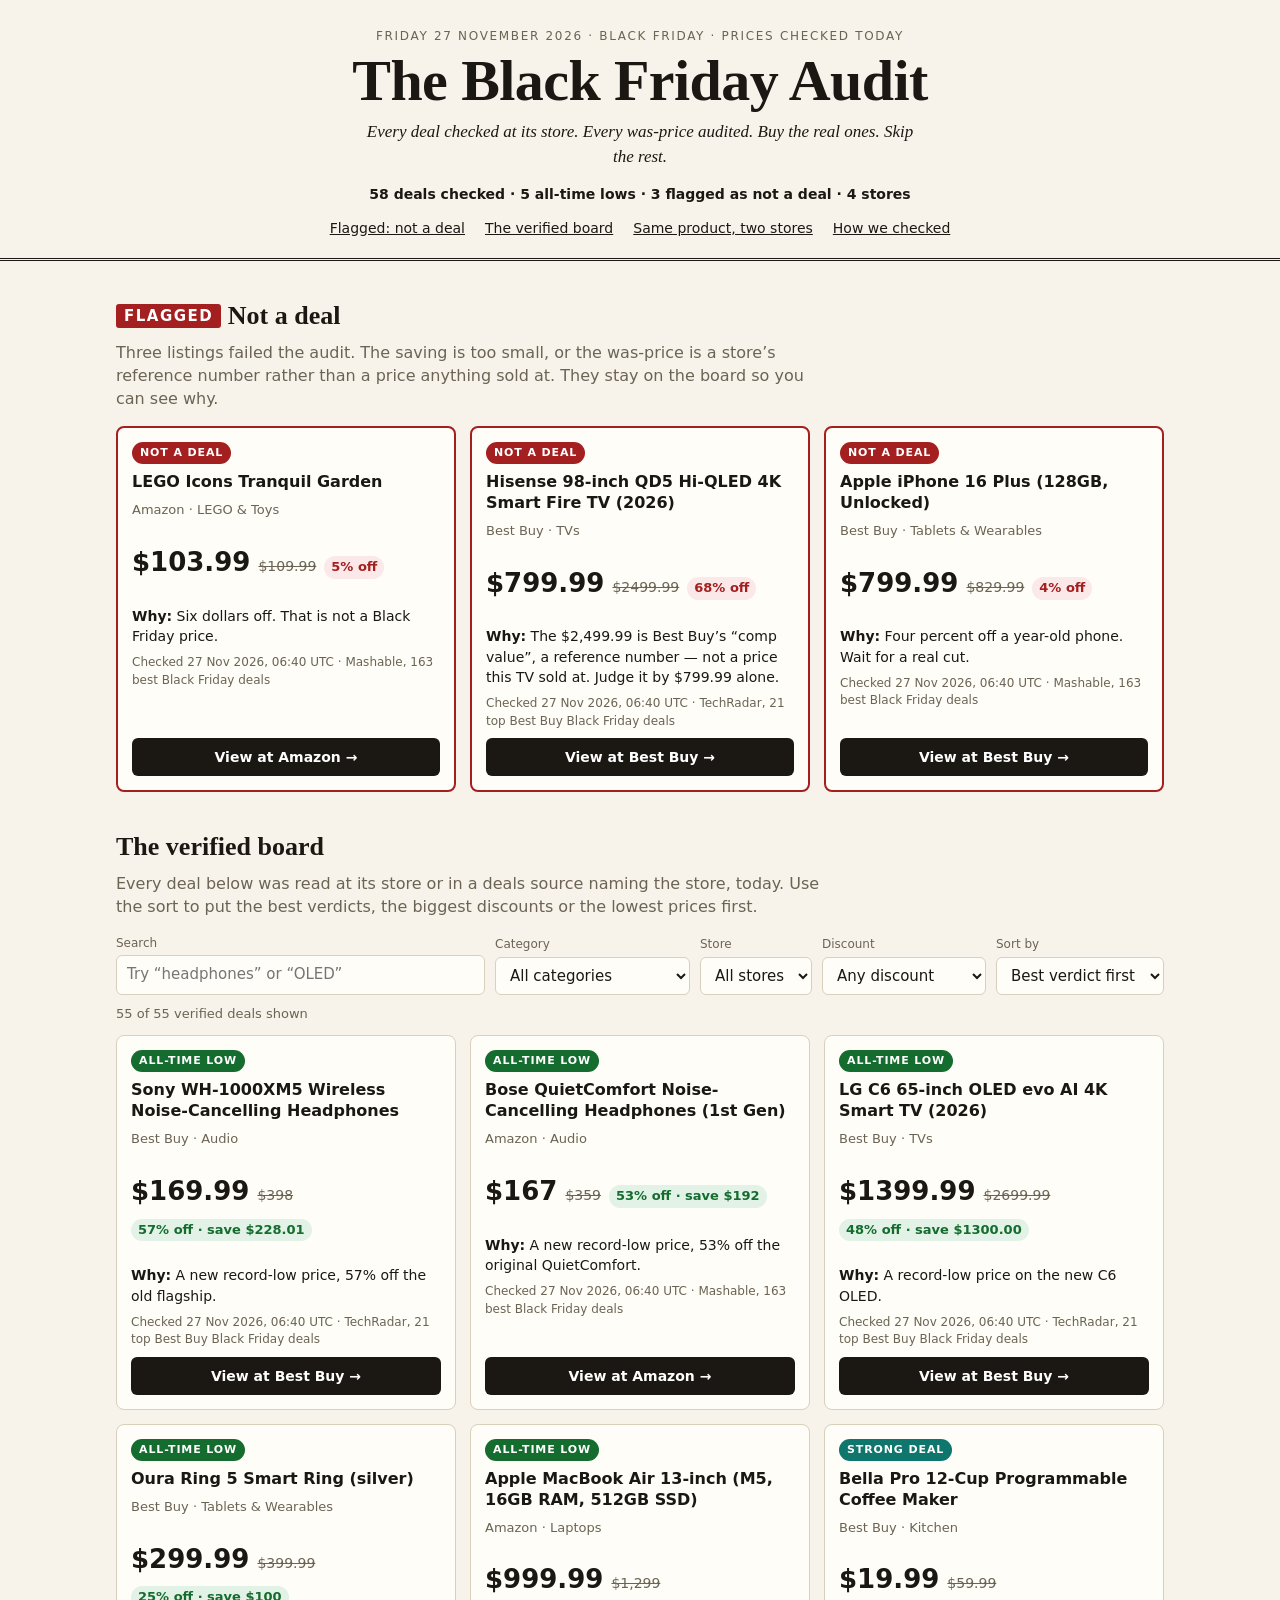
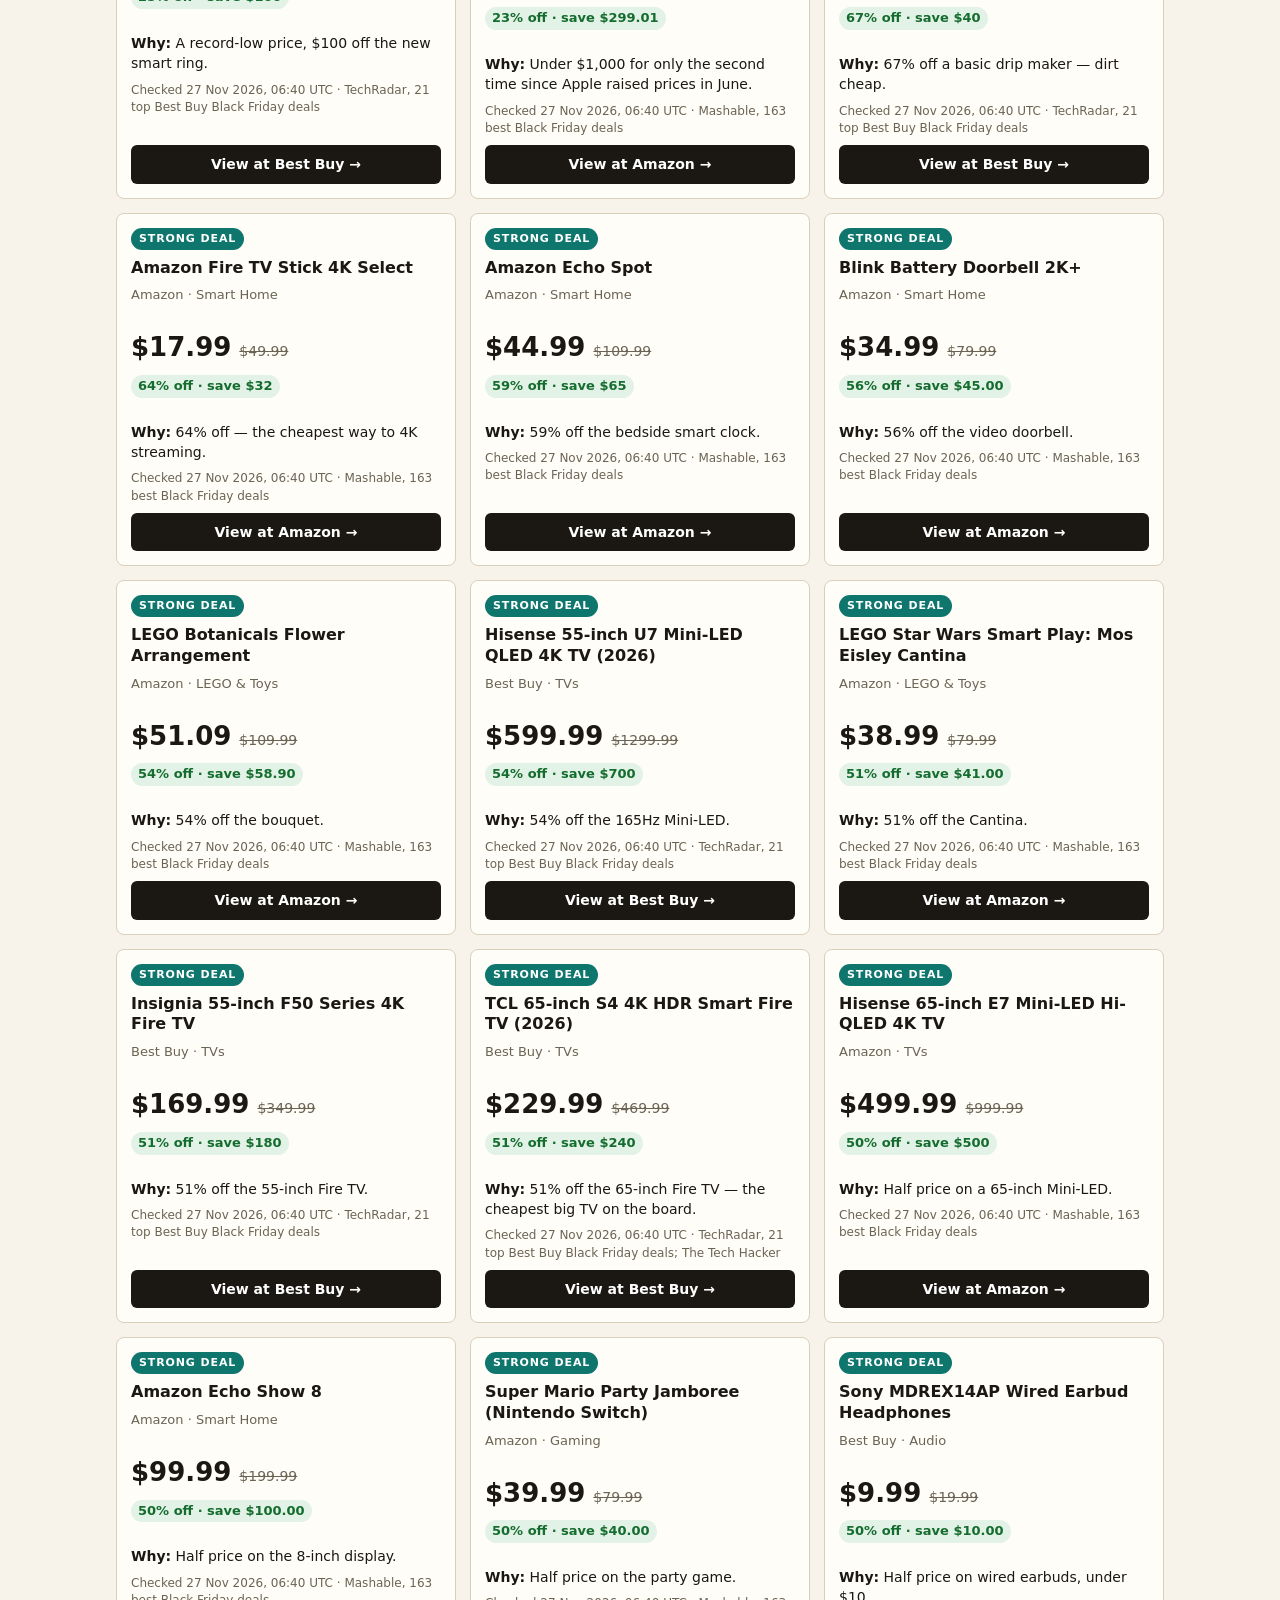
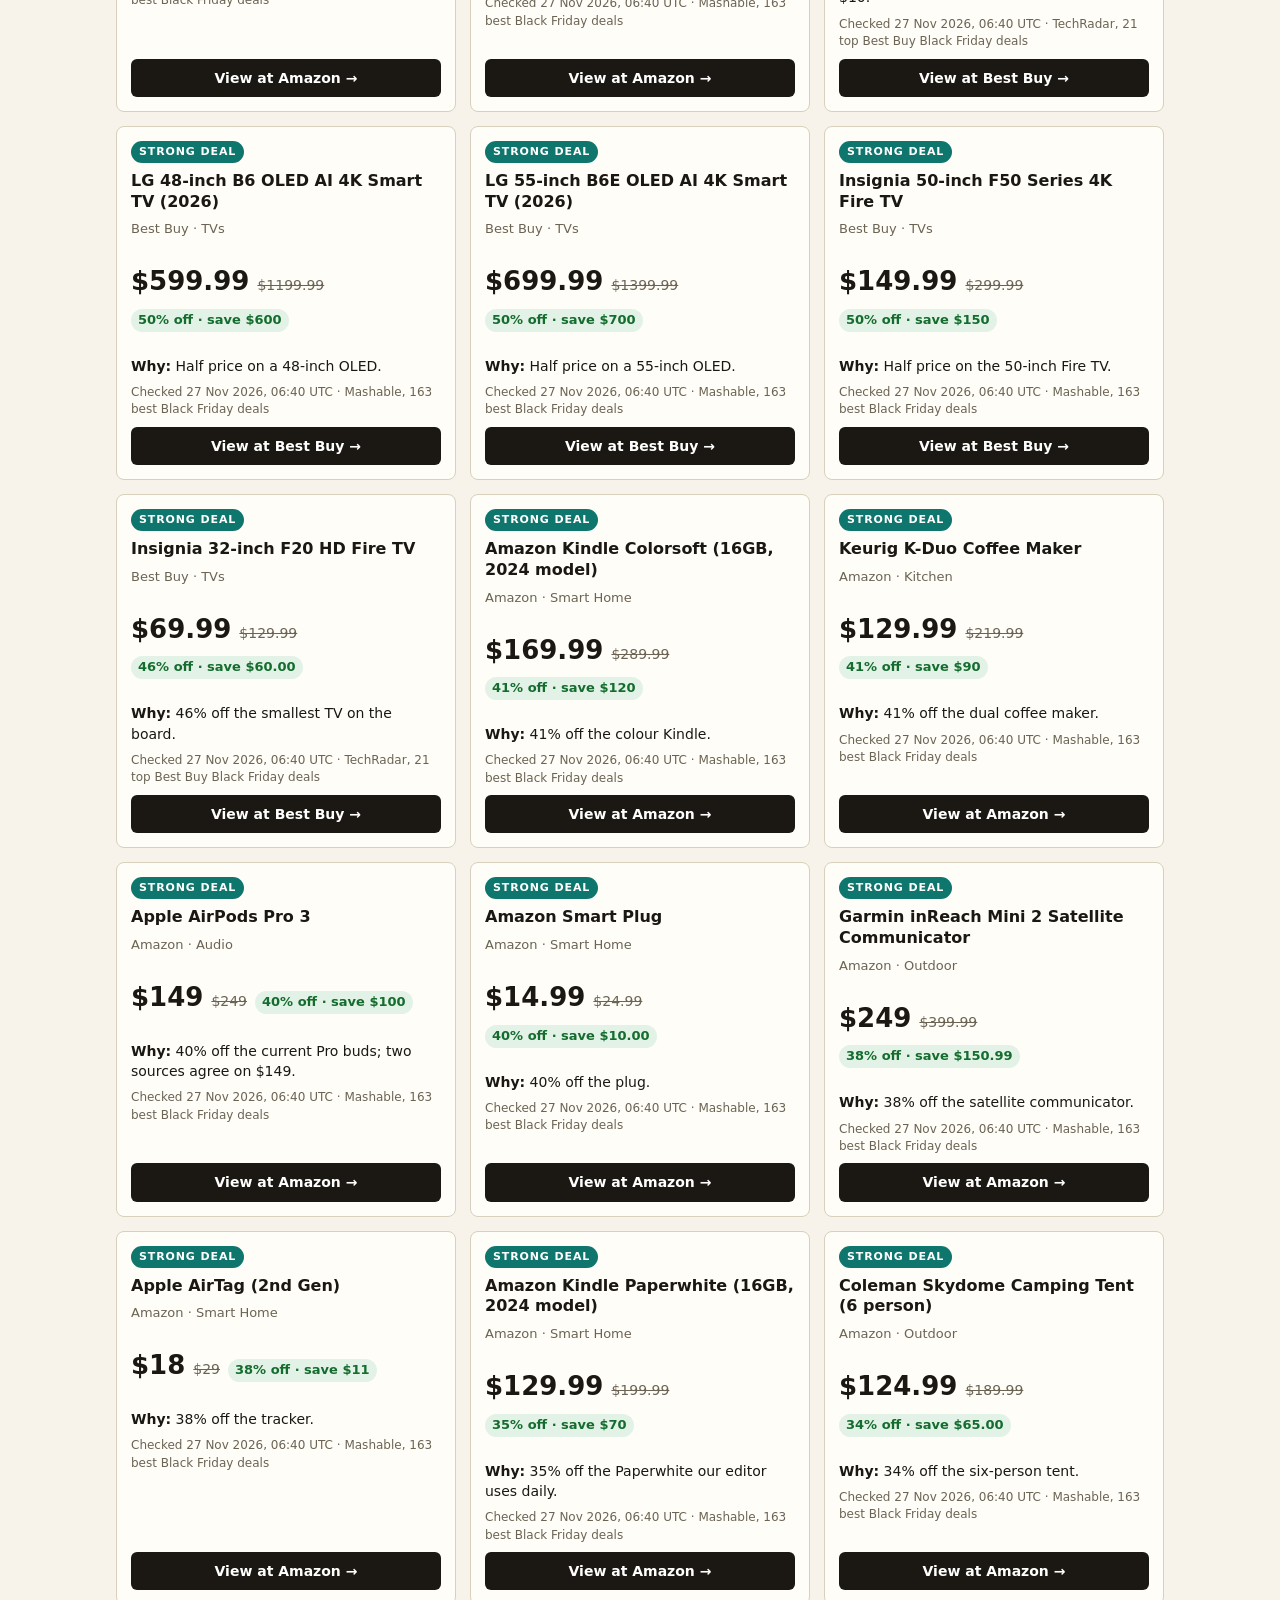
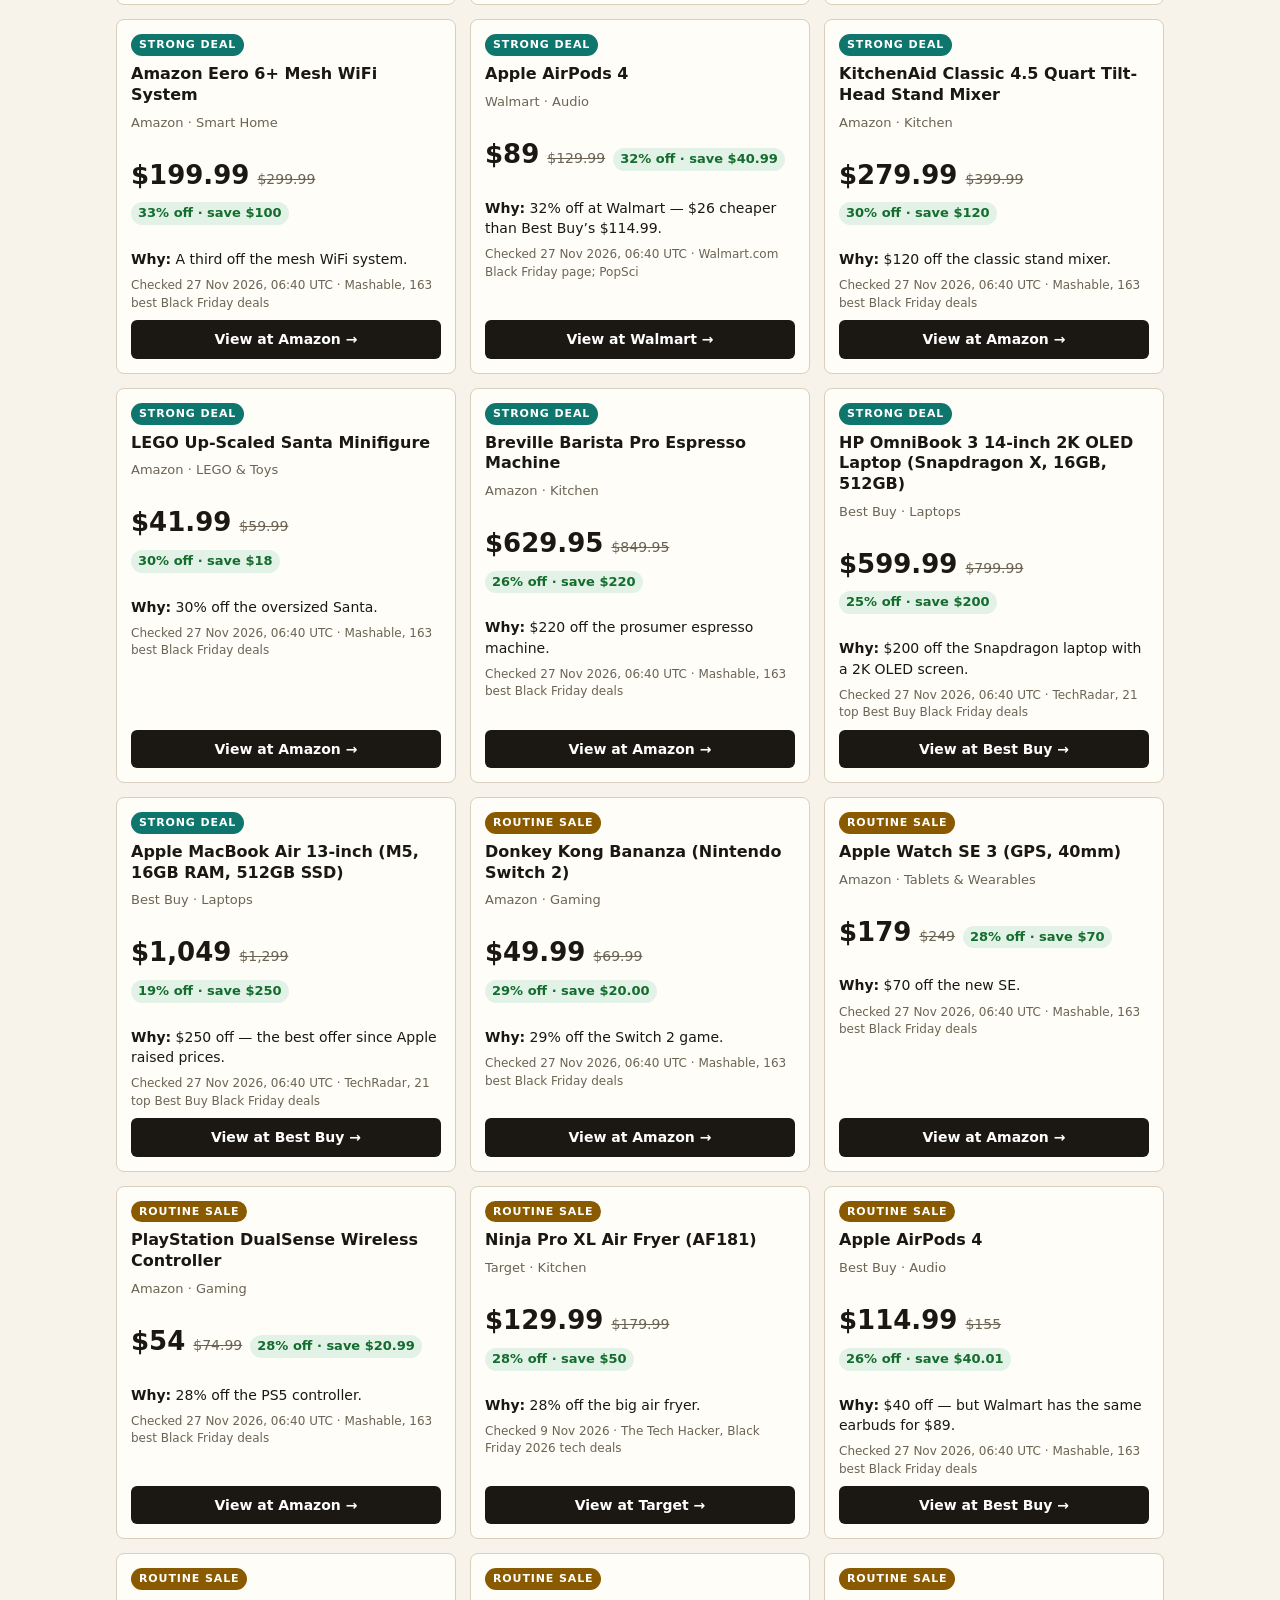
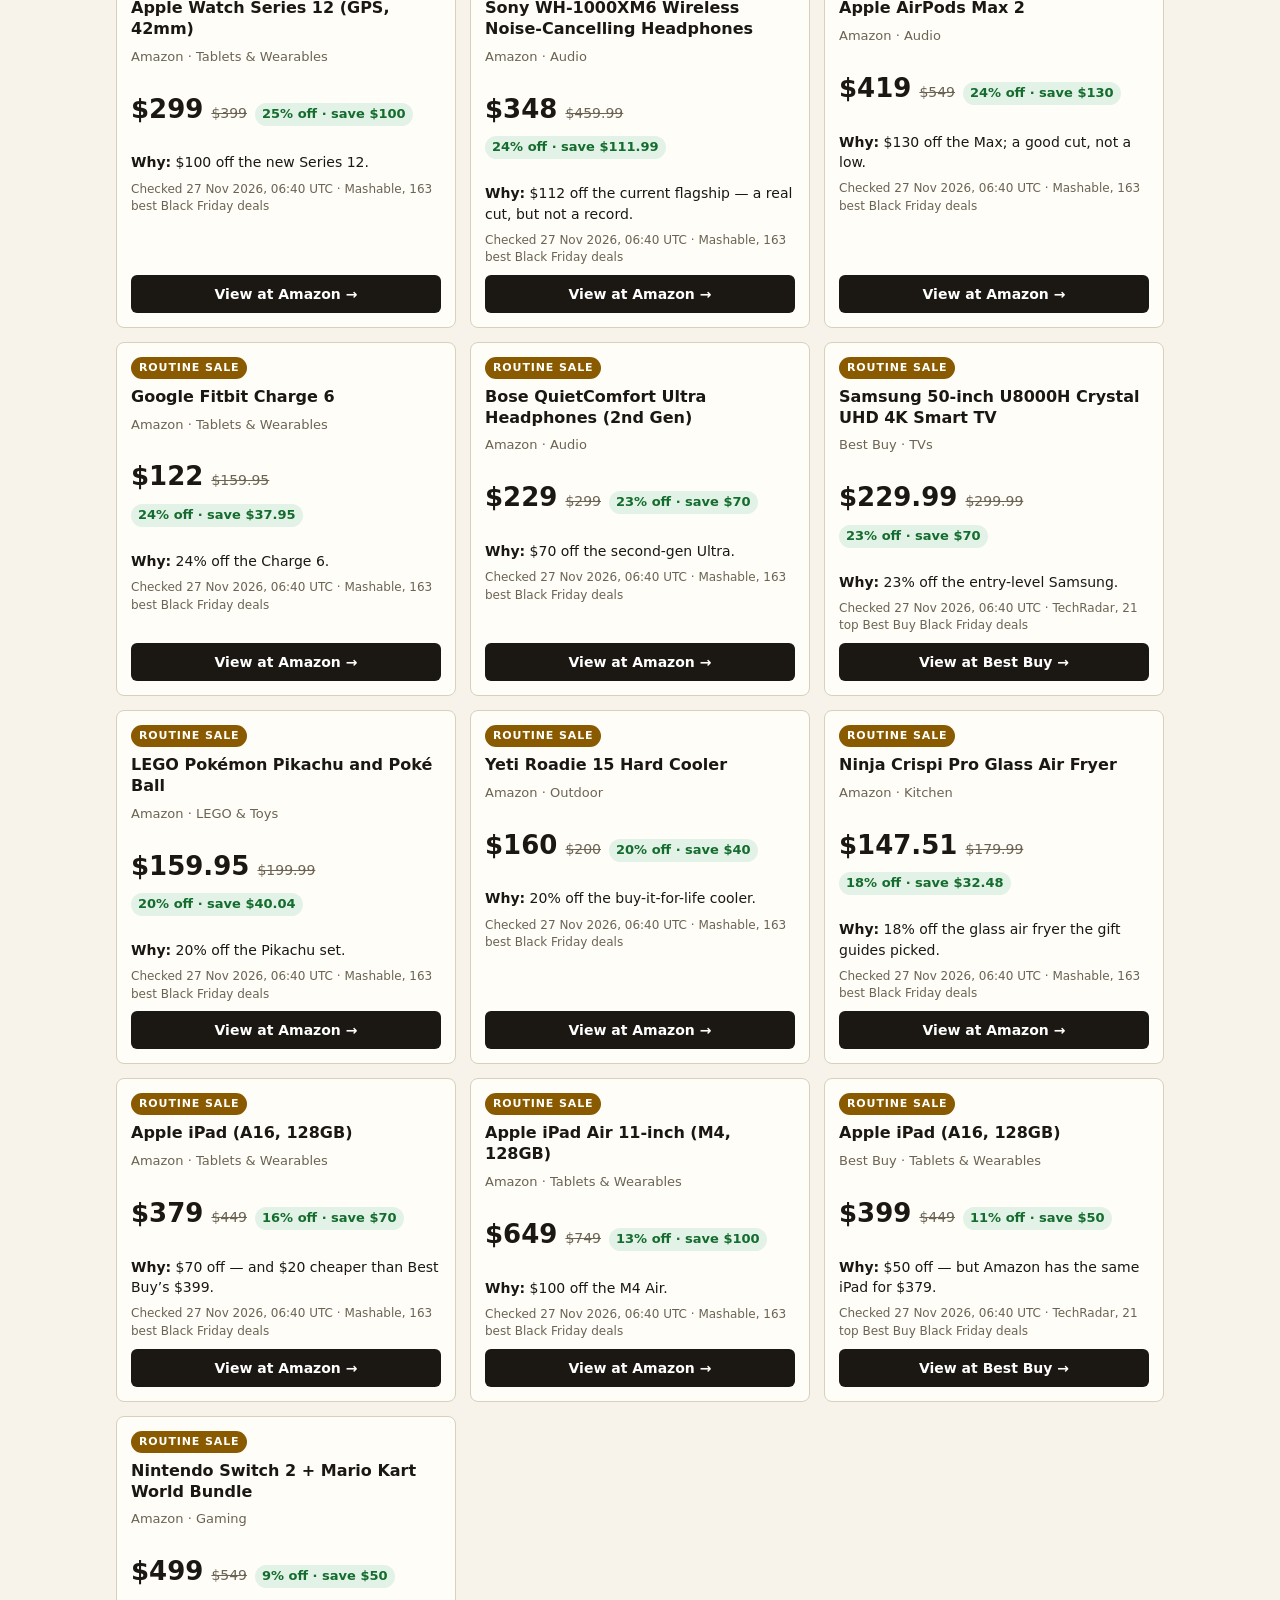
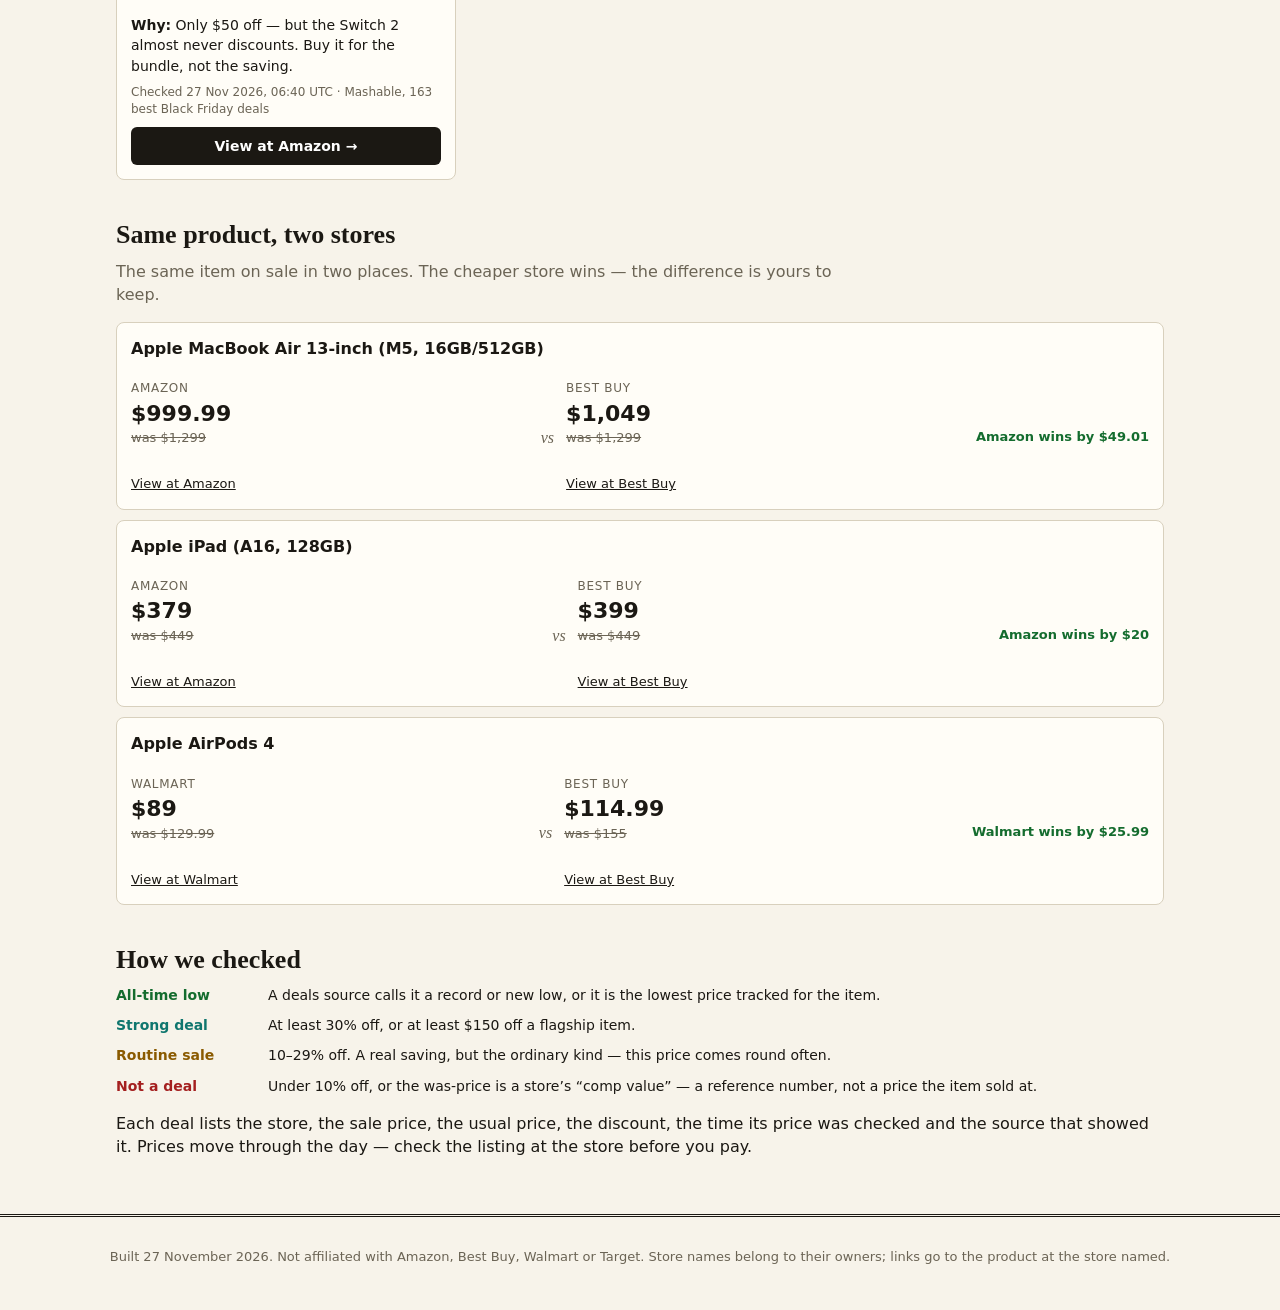
<file: black-friday-deal-finder-01/app/index.html>
<!DOCTYPE html>
<html lang="en">
<head>
<meta charset="utf-8">
<meta name="viewport" content="width=device-width, initial-scale=1">
<title>The Black Friday Audit — 58 deals checked, 3 flagged</title>
<meta name="description" content="Every Black Friday deal checked at its store. All-time lows, strong deals, routine sales — and the ones that are not deals at all.">
<link rel="stylesheet" href="style.css">
</head>
<body>
<header class="masthead">
  <p class="dateline">FRIDAY 27 NOVEMBER 2026 &middot; BLACK FRIDAY &middot; PRICES CHECKED TODAY</p>
  <h1>The Black Friday Audit</h1>
  <p class="tagline">Every deal checked at its store. Every was-price audited. Buy the real ones. Skip the rest.</p>
  <p class="stats" id="stats">Checking the board&hellip;</p>
  <nav class="jump">
    <a href="#flagged">Flagged: not a deal</a>
    <a href="#board">The verified board</a>
    <a href="#compare">Same product, two stores</a>
    <a href="#method">How we checked</a>
  </nav>
</header>

<main>
  <section id="flagged" aria-label="Flagged deals">
    <h2><span class="stamp">FLAGGED</span> Not a deal</h2>
    <p class="section-note">Three listings failed the audit. The saving is too small, or the was-price is a store&rsquo;s reference number rather than a price anything sold at. They stay on the board so you can see why.</p>
    <div class="cards flagged-cards" id="flagged-cards"></div>
  </section>

  <section id="board" aria-label="Verified deals">
    <h2>The verified board</h2>
    <p class="section-note">Every deal below was read at its store or in a deals source naming the store, today. Use the sort to put the best verdicts, the biggest discounts or the lowest prices first.</p>
    <div class="controls">
      <label class="search">Search
        <input id="q" type="search" placeholder="Try &ldquo;headphones&rdquo; or &ldquo;OLED&rdquo;" autocomplete="off">
      </label>
      <label>Category
        <select id="cat"><option value="">All categories</option></select>
      </label>
      <label>Store
        <select id="store"><option value="">All stores</option></select>
      </label>
      <label>Discount
        <select id="off">
          <option value="">Any discount</option>
          <option value="30">30% off or more</option>
          <option value="50">50% off or more</option>
        </select>
      </label>
      <label>Sort by
        <select id="sort">
          <option value="verdict">Best verdict first</option>
          <option value="off">Biggest discount</option>
          <option value="save">Biggest saving</option>
          <option value="price">Lowest price</option>
        </select>
      </label>
    </div>
    <p class="count" id="count"></p>
    <div class="cards" id="deal-cards"></div>
    <p class="empty" id="empty" hidden>Nothing matches. Clear the search or widen the filters.</p>
  </section>

  <section id="compare" aria-label="Same product at two stores">
    <h2>Same product, two stores</h2>
    <p class="section-note">The same item on sale in two places. The cheaper store wins — the difference is yours to keep.</p>
    <div id="compare-rows"></div>
  </section>

  <section id="method" aria-label="How we checked">
    <h2>How we checked</h2>
    <dl class="verdicts">
      <div><dt class="v-low">All-time low</dt><dd>A deals source calls it a record or new low, or it is the lowest price tracked for the item.</dd></div>
      <div><dt class="v-strong">Strong deal</dt><dd>At least 30% off, or at least $150 off a flagship item.</dd></div>
      <div><dt class="v-routine">Routine sale</dt><dd>10&ndash;29% off. A real saving, but the ordinary kind — this price comes round often.</dd></div>
      <div><dt class="v-flag">Not a deal</dt><dd>Under 10% off, or the was-price is a store&rsquo;s &ldquo;comp value&rdquo; — a reference number, not a price the item sold at.</dd></div>
    </dl>
    <p>Each deal lists the store, the sale price, the usual price, the discount, the time its price was checked and the source that showed it. Prices move through the day — check the listing at the store before you pay.</p>
  </section>
</main>

<footer>
  <p>Built 27 November 2026. Not affiliated with Amazon, Best Buy, Walmart or Target. Store names belong to their owners; links go to the product at the store named.</p>
</footer>

<script type="module" src="main.js"></script>
</body>
</html>
</file>
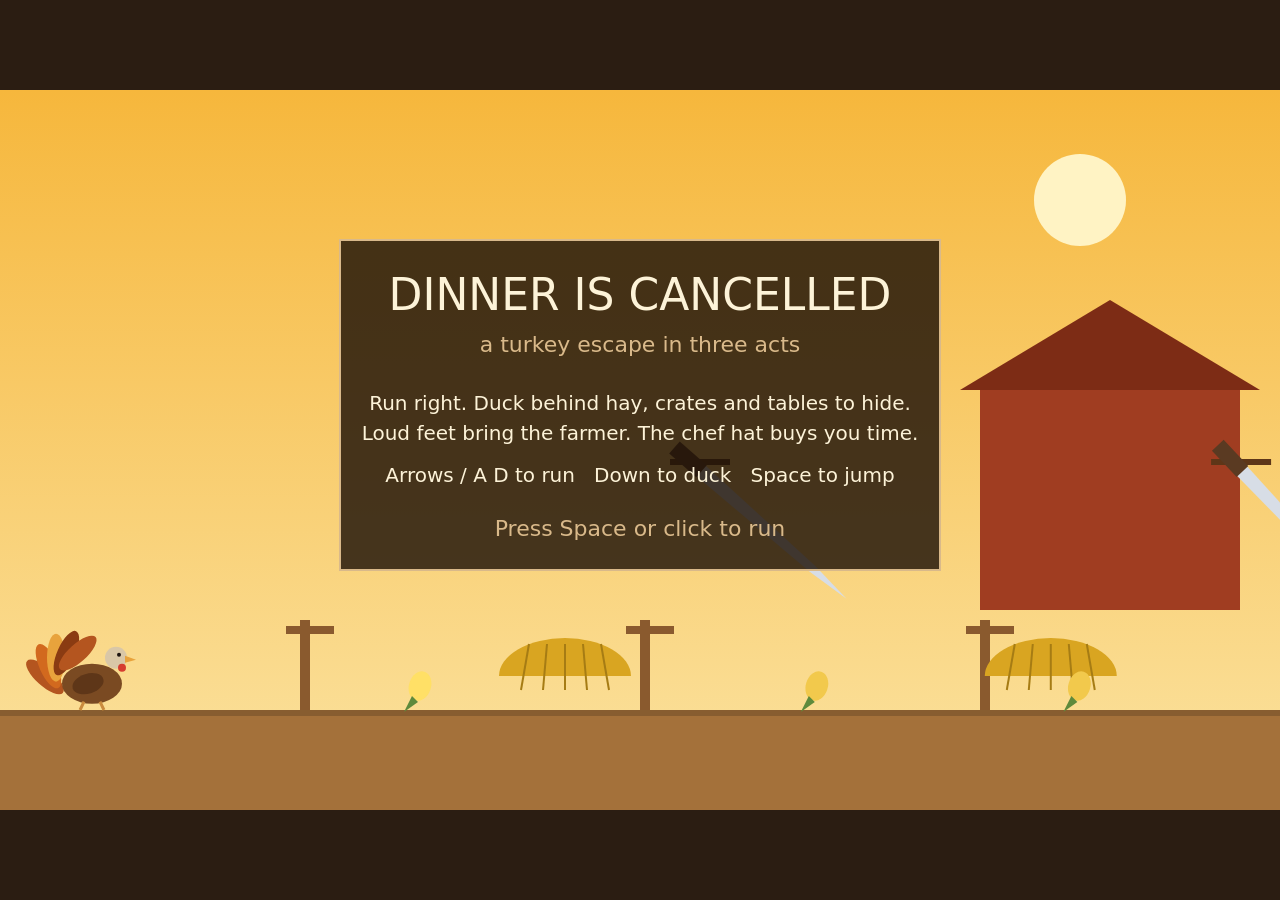
<file: turkey-run-game-01/game/index.html>
<!doctype html>
<html lang="en">
<head>
<meta charset="utf-8">
<meta name="viewport" content="width=device-width, initial-scale=1">
<title>Dinner Is Cancelled — a turkey escape in three acts</title>
<style>
  html, body { margin: 0; height: 100%; overflow: hidden; background: #2b1d12; }
  #game { position: fixed; inset: 0; width: 100%; height: 100%; display: block; touch-action: none; }
  #status { position: absolute; width: 1px; height: 1px; overflow: hidden; clip-path: inset(50%); white-space: nowrap; }
</style>
</head>
<body>
<canvas id="game" aria-label="Dinner Is Cancelled: run the turkey right, duck behind hay bales, crates and tables to hide from the farmer, jump the swinging knives, and reach the woods before dinner"></canvas>
<p id="status" role="status" aria-live="polite"></p>
<script type="module" src="./src/main.js"></script>
</body>
</html>
</file>
<file: black-friday-deal-finder-01/app/style.css>
/* The Black Friday Audit: a paper audit report, not a shop. Ink on paper,
   a red stamp for the flagged ones, green for the genuine lows. System
   fonts only — nothing loads over the network. */

:root {
  --paper: #f7f3ea;
  --card: #fffdf7;
  --ink: #1b1813;
  --muted: #6b6455;
  --line: #d8d0bd;
  --red: #a41f1f;
  --green: #146c2e;
  --teal: #0f766e;
  --amber: #8a5a00;
}

* { box-sizing: border-box; }

body {
  margin: 0;
  background: var(--paper);
  color: var(--ink);
  font-family: system-ui, -apple-system, "Segoe UI", Roboto, sans-serif;
  line-height: 1.45;
}

.masthead {
  text-align: center;
  padding: 28px 16px 20px;
  border-bottom: 3px double var(--ink);
}

.dateline {
  margin: 0 0 6px;
  font-size: 12px;
  letter-spacing: 0.14em;
  color: var(--muted);
}

.masthead h1 {
  margin: 0;
  font-family: Georgia, "Times New Roman", serif;
  font-size: clamp(34px, 6vw, 58px);
  line-height: 1.05;
  letter-spacing: -0.01em;
}

.tagline {
  margin: 8px auto 0;
  max-width: 560px;
  font-family: Georgia, "Times New Roman", serif;
  font-style: italic;
  font-size: 17px;
}

.stats {
  margin: 14px 0 0;
  font-size: 14px;
  font-weight: 700;
}

.jump {
  margin-top: 14px;
  display: flex;
  flex-wrap: wrap;
  gap: 8px 20px;
  justify-content: center;
}

.jump a { color: var(--ink); font-size: 14px; }

main { max-width: 1080px; margin: 0 auto; padding: 0 16px 40px; }

section { margin-top: 36px; }

h2 {
  font-family: Georgia, "Times New Roman", serif;
  font-size: 26px;
  margin: 0 0 6px;
}

.section-note { color: var(--muted); margin: 0 0 16px; max-width: 720px; }

.stamp {
  background: var(--red);
  color: #fff;
  font-family: system-ui, sans-serif;
  font-size: 15px;
  letter-spacing: 0.1em;
  padding: 3px 8px;
  border-radius: 3px;
  vertical-align: 3px;
}

.controls {
  display: flex;
  flex-wrap: wrap;
  gap: 10px;
  align-items: end;
  margin-bottom: 10px;
}

.controls label { font-size: 12px; color: var(--muted); display: grid; gap: 3px; }
.controls label.search { flex: 1 1 220px; }

.controls input, .controls select {
  font: inherit;
  font-size: 15px;
  color: var(--ink);
  background: var(--card);
  border: 1px solid var(--line);
  border-radius: 6px;
  padding: 8px 10px;
}

.count { font-size: 13px; color: var(--muted); margin: 0 0 12px; }
.empty { color: var(--muted); }

.cards {
  display: grid;
  grid-template-columns: repeat(3, 1fr);
  gap: 14px;
}

.card {
  background: var(--card);
  border: 1px solid var(--line);
  border-radius: 8px;
  padding: 14px;
  display: flex;
  flex-direction: column;
  gap: 8px;
}

.card.flagged { border: 2px solid var(--red); }

.badge {
  align-self: flex-start;
  font-size: 11px;
  font-weight: 800;
  letter-spacing: 0.08em;
  text-transform: uppercase;
  padding: 3px 8px;
  border-radius: 999px;
  color: #fff;
}

.badge.low { background: var(--green); }
.badge.strong { background: var(--teal); }
.badge.routine { background: var(--amber); }
.badge.flag { background: var(--red); }

.card h3 { margin: 0; font-size: 16px; line-height: 1.3; }

.meta { font-size: 13px; color: var(--muted); margin: 0; }

.prices { display: flex; align-items: baseline; gap: 8px; flex-wrap: wrap; }
.sale { font-size: 26px; font-weight: 800; }
.was { font-size: 14px; color: var(--muted); text-decoration: line-through; }
.off {
  font-size: 13px;
  font-weight: 800;
  color: var(--green);
  background: #e3f2e6;
  padding: 2px 7px;
  border-radius: 999px;
}

.off.flag { background: #fbe9e9; color: var(--red); }

.why { margin: 0; font-size: 14px; }
.why strong { font-weight: 700; }

.proof { margin: 0; font-size: 12px; color: var(--muted); }
.store-link {
  margin-top: auto;
  display: inline-block;
  text-align: center;
  background: var(--ink);
  color: #fff;
  text-decoration: none;
  font-weight: 700;
  font-size: 14px;
  padding: 9px 12px;
  border-radius: 6px;
}

.compare-row {
  display: grid;
  grid-template-columns: 1fr auto 1fr auto;
  gap: 12px;
  align-items: center;
  background: var(--card);
  border: 1px solid var(--line);
  border-radius: 8px;
  padding: 14px;
  margin-bottom: 10px;
}

.compare-row h3 { margin: 0 0 8px; font-size: 16px; grid-column: 1 / -1; }
.compare-cell .store { font-size: 12px; color: var(--muted); text-transform: uppercase; letter-spacing: 0.06em; }
.compare-cell .price { font-size: 22px; font-weight: 800; }
.compare-cell .was { display: block; font-size: 13px; color: var(--muted); text-decoration: line-through; }
.compare-cell a { color: var(--ink); font-size: 13px; }
.vs { font-family: Georgia, serif; font-style: italic; color: var(--muted); }
.winner {
  font-size: 13px;
  font-weight: 800;
  color: var(--green);
  text-align: right;
}

.verdicts { display: grid; gap: 10px; margin: 0 0 14px; }
.verdicts div { display: grid; grid-template-columns: 140px 1fr; gap: 12px; align-items: baseline; }
.verdicts dt { font-weight: 800; font-size: 14px; }
.verdicts dd { margin: 0; font-size: 14px; }
.v-low { color: var(--green); }
.v-strong { color: var(--teal); }
.v-routine { color: var(--amber); }
.v-flag { color: var(--red); }

footer {
  border-top: 3px double var(--ink);
  padding: 18px 16px 30px;
  text-align: center;
  color: var(--muted);
  font-size: 13px;
}

/* Focused views: ?view=board hides the masthead and the flagged section
   so the board starts at the top; ?view=compare hides those and the
   board so the comparison starts at the top. */
body.focus-board .masthead,
body.focus-board #flagged { display: none; }
body.focus-compare .masthead,
body.focus-compare #flagged,
body.focus-compare #board { display: none; }

@media (max-width: 860px) {
  .cards { grid-template-columns: 1fr 1fr; }
  .compare-row { grid-template-columns: 1fr 1fr; }
  .compare-row h3 { grid-column: 1 / -1; }
  .vs { display: none; }
}

@media (max-width: 560px) {
  .cards { grid-template-columns: 1fr; }
  .verdicts div { grid-template-columns: 1fr; gap: 2px; }
  .compare-row { grid-template-columns: 1fr; }
  .winner { text-align: left; }
}
</file>
